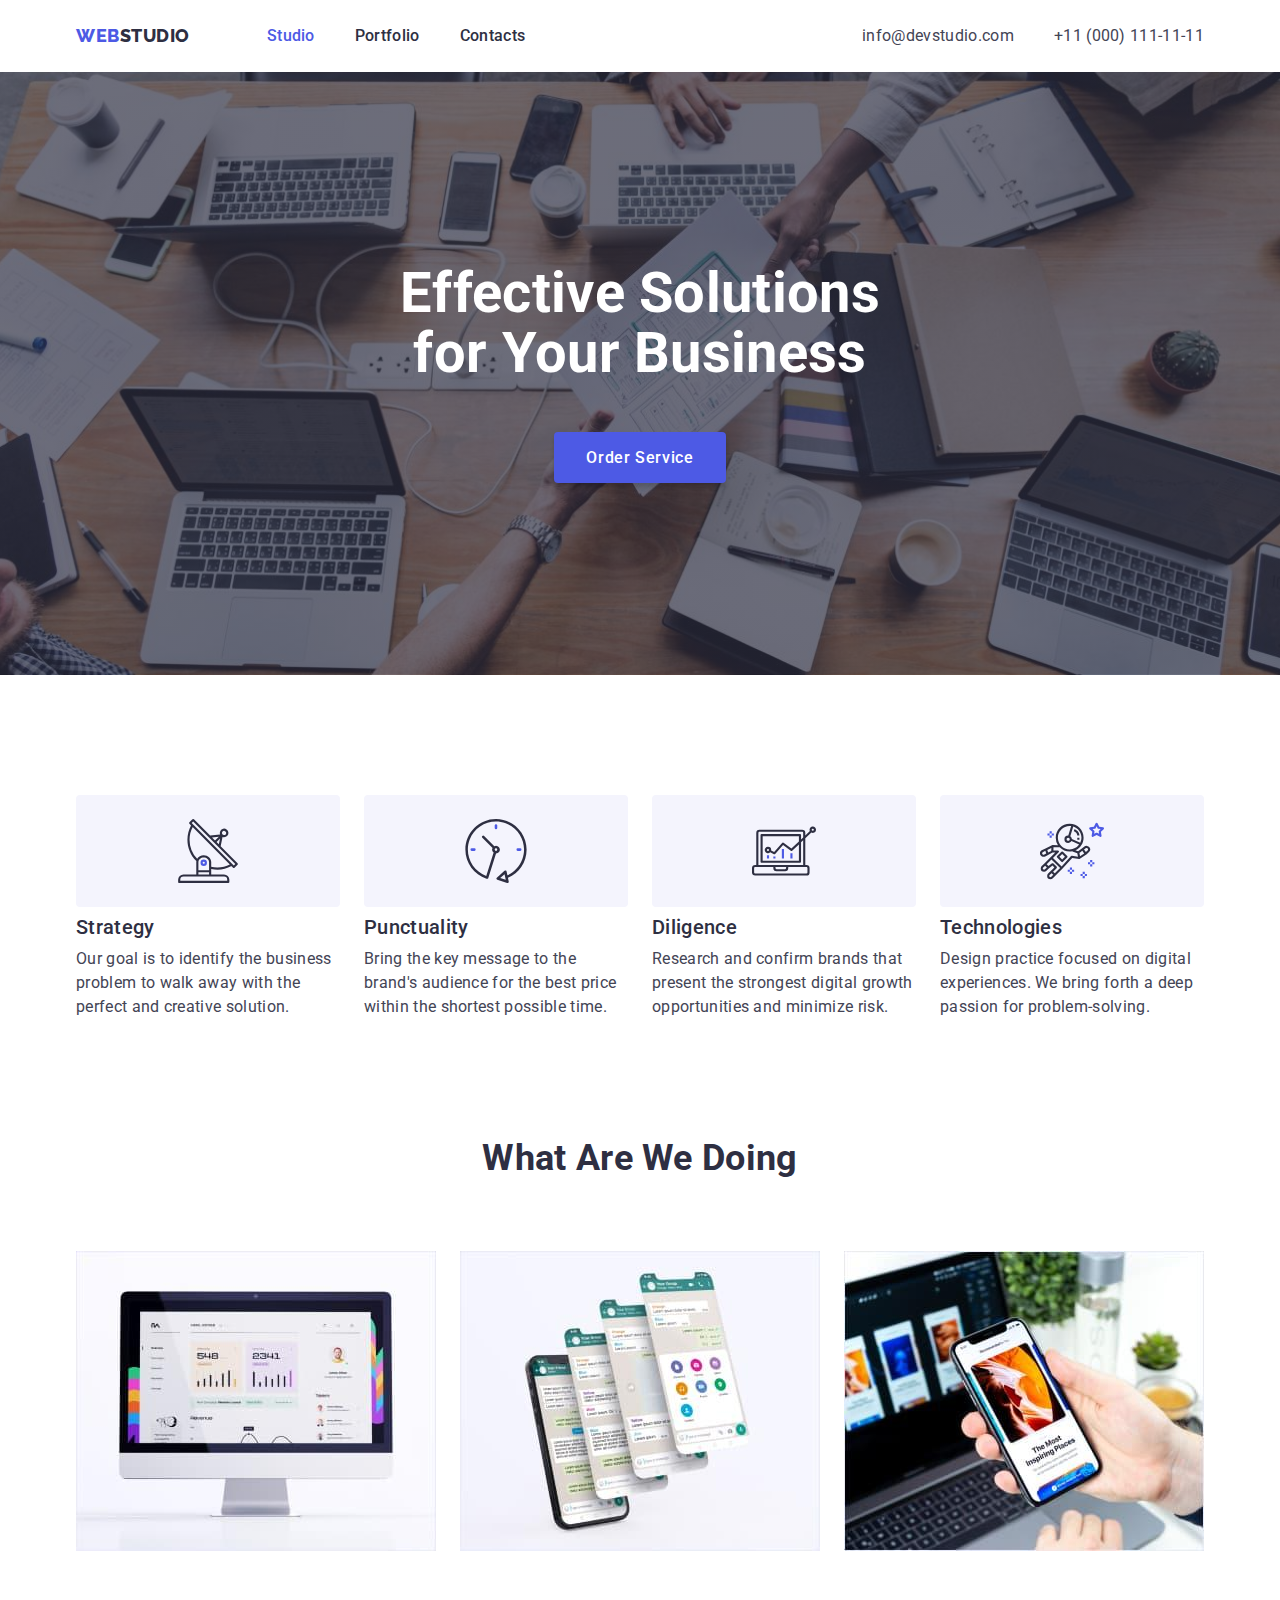
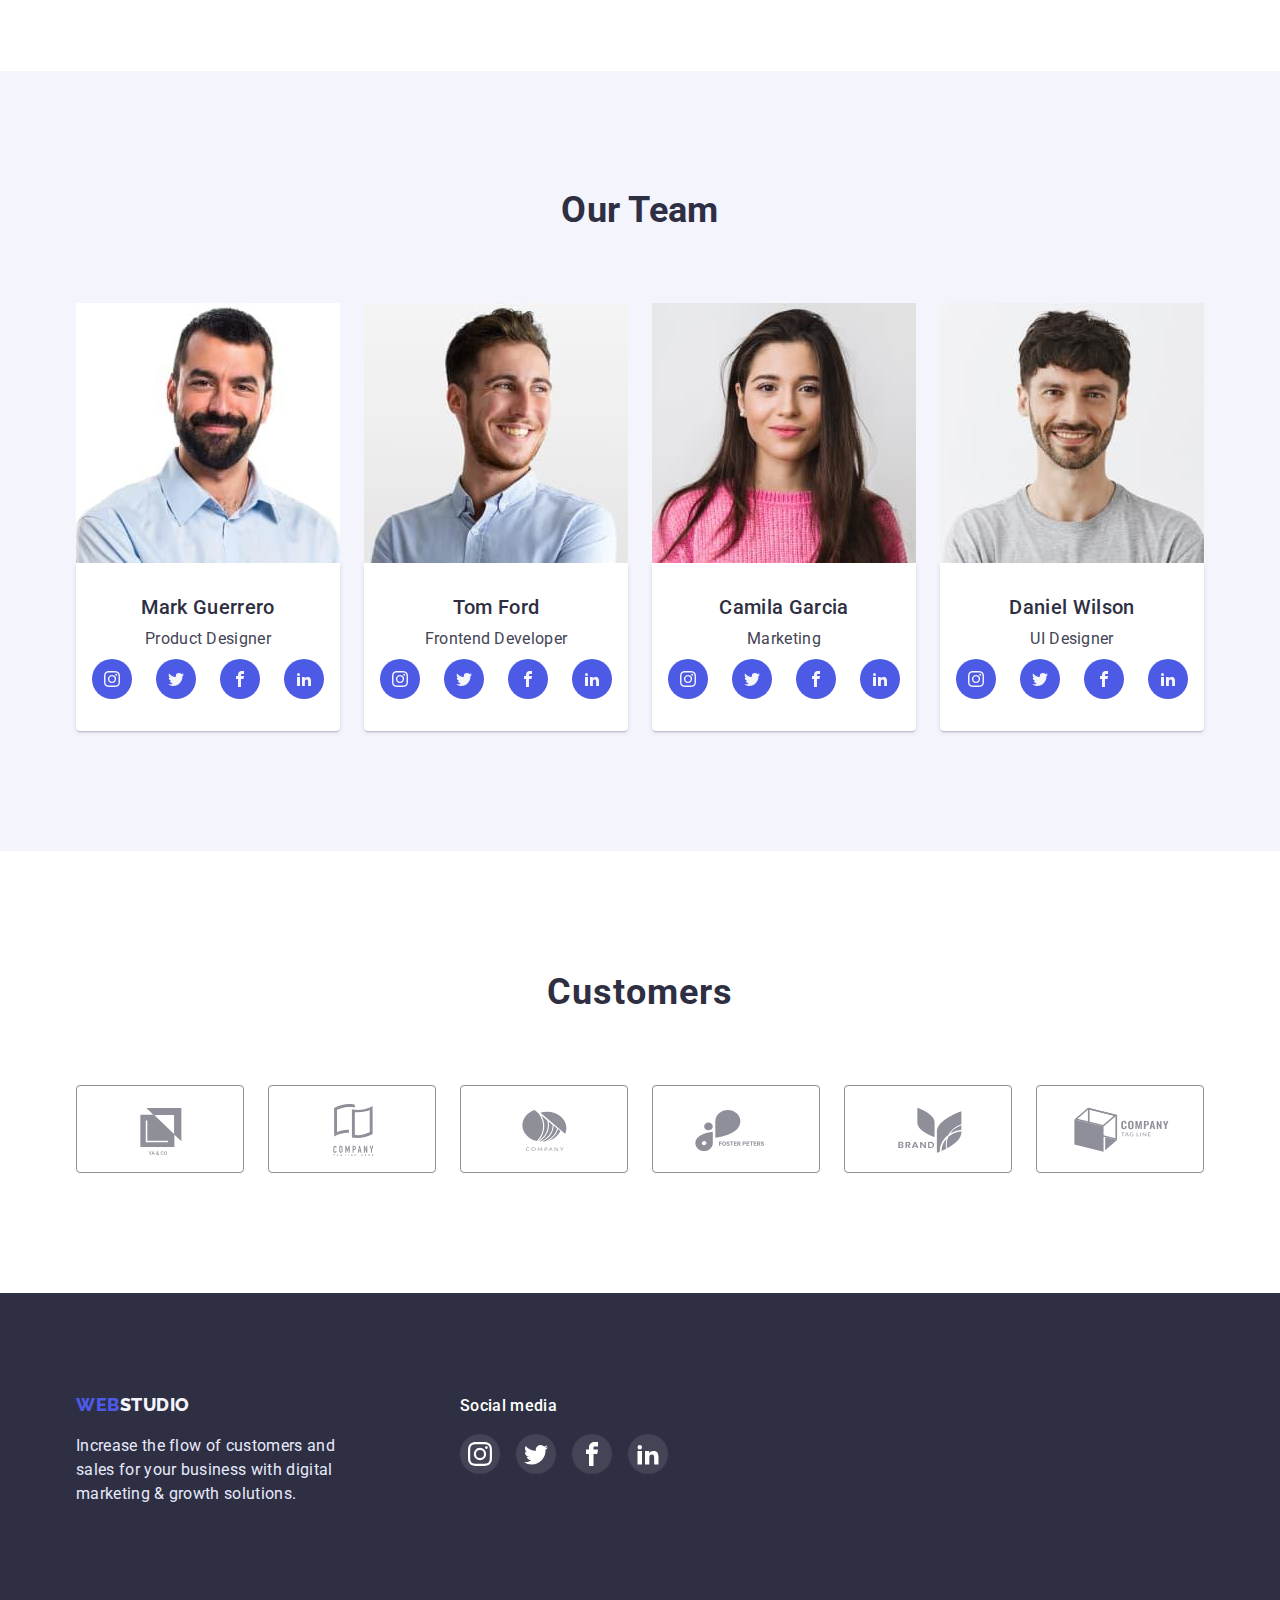
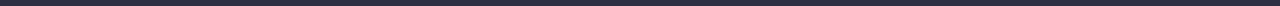
<file: index.html>
<!DOCTYPE html>
<html lang="en">
  <head>
    <meta charset="UTF-8" />
    <meta http-equiv="X-UA-Compatible" content="IE=edge" />
    <meta name="viewport" content="width=device-width, initial-scale=1.0" />
    <link rel="preconnect" href="https://fonts.googleapis.com" />
    <link rel="preconnect" href="https://fonts.gstatic.com" crossorigin />
    <link
      href="https://fonts.googleapis.com/css2?family=Raleway:wght@800&family=Roboto:wght@400;500;700;900&display=swap"
      rel="stylesheet"
    />
    <link
      rel="stylesheet"
      href="https://cdnjs.cloudflare.com/ajax/libs/modern-normalize/1.0.0/modern-normalize.min.css"
    />
    <title>Studio</title>
    <link rel="stylesheet" href="./css/styles.css" />
  </head>

  <body>
    <!-- topline -->
    <header class="page-header">
      <div class="header-container container">
        <nav class="header-nav">
          <a class="logo-item" href="./index.html">
            web<span class="header-logo">studio</span>
          </a>
          <ul class="nav-items list-hidden">
            <li class="nav-list">
              <a class="nav-item current" href="./index.html">Studio</a>
            </li>
            <li class="nav-list">
              <a class="nav-item" href="./portfolio.html">Portfolio</a>
            </li>
            <li class="nav-list"><a class="nav-item" href="#">Contacts</a></li>
          </ul>
        </nav>
        <ul class="contact-items list-hidden">
          <li class="contact-list">
            <a class="contact-item" href="mailto:info@devstudio.com">
              info@devstudio.com
            </a>
          </li>
          <li class="contact-list">
            <a class="contact-item" href="tel:+11(000)111-11-11">
              +11 (000) 111-11-11
            </a>
          </li>
        </ul>
      </div>
    </header>

    <main>
      <!-- hero -->
      <section class="hero">
        <h1 class="hero-title">Effective Solutions for Your Business</h1>
        <button class="hero-button" type="button">Order Service</button>
      </section>
      <!-- section features -->
      <section class="section">
        <div class="container">
          <h2 class="visually-hidden">Features</h2>
          <ul class="features list-hidden">
            <li class="list">
              <div class="icons">
                <svg class="icon">
                  <use href="./images/icons.svg#icon-antenna"></use>
                </svg>
              </div>
              <h3 class="container-title">Strategy</h3>
              <p>
                Our goal is to identify the business problem to walk away with
                the perfect and creative solution.
              </p>
            </li>
            <li class="list">
              <div class="icons">
                <svg class="icon">
                  <use href="./images/icons.svg#icon-clock"></use>
                </svg>
              </div>
              <h3 class="container-title">Punctuality</h3>
              <p>
                Bring the key message to the brand's audience for the best price
                within the shortest possible time.
              </p>
            </li>
            <li class="list">
              <div class="icons">
                <svg class="icon">
                  <use href="./images/icons.svg#icon-diagram"></use>
                </svg>
              </div>
              <h3 class="container-title">Diligence</h3>
              <p>
                Research and confirm brands that present the strongest digital
                growth opportunities and minimize risk.
              </p>
            </li>
            <li class="list">
              <div class="icons">
                <svg class="icon">
                  <use href="./images/icons.svg#icon-astronaut"></use>
                </svg>
              </div>
              <h3 class="container-title">Technologies</h3>
              <p>
                Design practice focused on digital experiences. We bring forth a
                deep passion for problem-solving.
              </p>
            </li>
          </ul>
        </div>
      </section>

      <!-- section work -->
      <section class="section">
        <div class="container">
          <h2 class="section-title">What are we doing</h2>
          <ul class="work list-hidden">
            <li class="work-list">
              <img
                src="./images/photo_project1.jpg"
                alt="desktop"
                width="360"
              />
            </li>
            <li class="work-list">
              <img src="./images/photo_project2.jpg" alt="phone" width="360" />
            </li>
            <li class="work-list">
              <img
                src="./images/photo_project3.jpg"
                alt="notebook"
                width="360"
              />
            </li>
          </ul>
        </div>
      </section>
      <!-- section team -->
      <section class="section-team section">
        <div class="container">
          <h2 class="section-title">Our team</h2>
          <ul class="team-list list-hidden">
            <li class="team-card">
              <img
                src="./images/team_img1.jpg"
                alt="Mark Guerrero"
                width="264"
              />
              <div class="card-item">
                <h3 class="container-title">Mark Guerrero</h3>
                <p>Product Designer</p>
                <ul class="team-social">
                  <li class="social-icons">
                    <a class="team-icon" href="">
                      <svg class="team-svg">
                        <use href="./images/icons.svg#icon-instagram"></use>
                      </svg>
                    </a>
                  </li>
                  <li class="social-icons">
                    <a class="team-icon" href="">
                      <svg class="team-svg">
                        <use href="./images/icons.svg#icon-twitter"></use>
                      </svg>
                    </a>
                  </li>
                  <li class="social-icons">
                    <a class="team-icon" href="">
                      <svg class="team-svg">
                        <use href="./images/icons.svg#icon-facebook"></use>
                      </svg>
                    </a>
                  </li>
                  <li class="social-icons">
                    <a class="team-icon" href="">
                      <svg class="team-svg">
                        <use href="./images/icons.svg#icon-linkedin"></use>
                      </svg>
                    </a>
                  </li>
                </ul>
              </div>
            </li>
            <li class="team-card">
              <img src="./images/team_img2.jpg" alt="Tom Ford" width="264" />
              <div class="card-item">
                <h3 class="container-title">Tom Ford</h3>
                <p>Frontend Developer</p>
                <ul class="team-social">
                  <li class="social-icons">
                    <a class="team-icon" href="">
                      <svg class="team-svg">
                        <use href="./images/icons.svg#icon-instagram"></use>
                      </svg>
                    </a>
                  </li>
                  <li class="social-icons">
                    <a class="team-icon" href="">
                      <svg class="team-svg">
                        <use href="./images/icons.svg#icon-twitter"></use>
                      </svg>
                    </a>
                  </li>
                  <li class="social-icons">
                    <a class="team-icon" href="">
                      <svg class="team-svg">
                        <use href="./images/icons.svg#icon-facebook"></use>
                      </svg>
                    </a>
                  </li>
                  <li class="social-icons">
                    <a class="team-icon" href="">
                      <svg class="team-svg">
                        <use href="./images/icons.svg#icon-linkedin"></use>
                      </svg>
                    </a>
                  </li>
                </ul>
              </div>
            </li>
            <li class="team-card">
              <img
                src="./images/team_img3.jpg"
                alt="Camila Garcia"
                width="264"
              />
              <div class="card-item">
                <h3 class="container-title">Camila Garcia</h3>
                <p>Marketing</p>
                <ul class="team-social">
                  <li class="social-icons">
                    <a class="team-icon" href="">
                      <svg class="team-svg">
                        <use href="./images/icons.svg#icon-instagram"></use>
                      </svg>
                    </a>
                  </li>
                  <li class="social-icons">
                    <a class="team-icon" href="">
                      <svg class="team-svg">
                        <use href="./images/icons.svg#icon-twitter"></use>
                      </svg>
                    </a>
                  </li>
                  <li class="social-icons">
                    <a class="team-icon" href="">
                      <svg class="team-svg">
                        <use href="./images/icons.svg#icon-facebook"></use>
                      </svg>
                    </a>
                  </li>
                  <li class="social-icons">
                    <a class="team-icon" href="">
                      <svg class="team-svg">
                        <use href="./images/icons.svg#icon-linkedin"></use>
                      </svg>
                    </a>
                  </li>
                </ul>
              </div>
            </li>
            <li class="team-card">
              <img
                src="./images/team_img4.jpg"
                alt="Daniel Wilson"
                width="264"
              />
              <div class="card-item">
                <h3 class="container-title">Daniel Wilson</h3>
                <p>UI Designer</p>
                <ul class="team-social">
                  <li class="social-icons">
                    <a class="team-icon" href="">
                      <svg class="team-svg">
                        <use href="./images/icons.svg#icon-instagram"></use>
                      </svg>
                    </a>
                  </li>
                  <li class="social-icons">
                    <a class="team-icon" href="">
                      <svg class="team-svg">
                        <use href="./images/icons.svg#icon-twitter"></use>
                      </svg>
                    </a>
                  </li>
                  <li class="social-icons">
                    <a class="team-icon" href="">
                      <svg class="team-svg">
                        <use href="./images/icons.svg#icon-facebook"></use>
                      </svg>
                    </a>
                  </li>
                  <li class="social-icons">
                    <a class="team-icon" href="">
                      <svg class="team-svg">
                        <use href="./images/icons.svg#icon-linkedin"></use>
                      </svg>
                    </a>
                  </li>
                </ul>
              </div>
            </li>
          </ul>
        </div>
      </section>
      <!-- Customers -->
      <section class="section">
        <div class="container">
          <h2 class="customers-title">Customers</h2>
          <ul class="customers">
            <li class="svg-icons">
              <a class="icon-list" href="">
                <svg class="icon-svg">
                  <use href="./images/icons.svg#icon-logo1"></use>
                </svg>
              </a>
            </li>
            <li class="svg-icons">
              <a class="icon-list" href="">
                <svg class="icon-svg">
                  <use href="./images/icons.svg#icon-logo2"></use>
                </svg>
              </a>
            </li>
            <li class="svg-icons">
              <a class="icon-list" href="">
                <svg class="icon-svg">
                  <use href="./images/icons.svg#icon-logo3"></use>
                </svg>
              </a>
            </li>
            <li class="svg-icons">
              <a class="icon-list" href="">
                <svg class="icon-svg">
                  <use href="./images/icons.svg#icon-logo4"></use>
                </svg>
              </a>
            </li>
            <li class="svg-icons">
              <a class="icon-list" href="">
                <svg class="icon-svg">
                  <use href="./images/icons.svg#icon-logo5"></use>
                </svg>
              </a>
            </li>
            <li class="svg-icons">
              <a class="icon-list" href="">
                <svg class="icon-svg">
                  <use href="./images/icons.svg#icon-logo6"></use>
                </svg>
              </a>
            </li>
          </ul>
        </div>
      </section>
    </main>
    <!-- footer -->
    <footer class="page-footer">
      <div class="container">
        <div class="footer-items">
          <a class="logo-item" href="./index.html">
            web<span class="footer-logo">studio</span>
          </a>
          <p class="text-footer">
            Increase the flow of customers and sales for your business with
            digital marketing & growth solutions.
          </p>
        </div>
        <div class="footer-media">
          <h3 class="social-title">Social media</h3>
          <ul class="social-items">
            <li class="svg-items">
              <a class="item-link" href="">
                <svg class="media-svg">
                  <use href="./images/icons.svg#icon-instagram"></use>
                </svg>
              </a>
            </li>
            <li class="svg-items">
              <a class="item-link" href="">
                <svg class="media-svg">
                  <use href="./images/icons.svg#icon-twitter"></use>
                </svg>
              </a>
            </li>
            <li class="svg-items">
              <a class="item-link" href="">
                <svg class="media-svg">
                  <use href="./images/icons.svg#icon-facebook"></use>
                </svg>
              </a>
            </li>
            <li class="svg-items">
              <a class="item-link" href="">
                <svg class="media-svg">
                  <use href="./images/icons.svg#icon-linkedin"></use>
                </svg>
              </a>
            </li>
          </ul>
        </div>
      </div>
    </footer>
  </body>
</html>
</file>
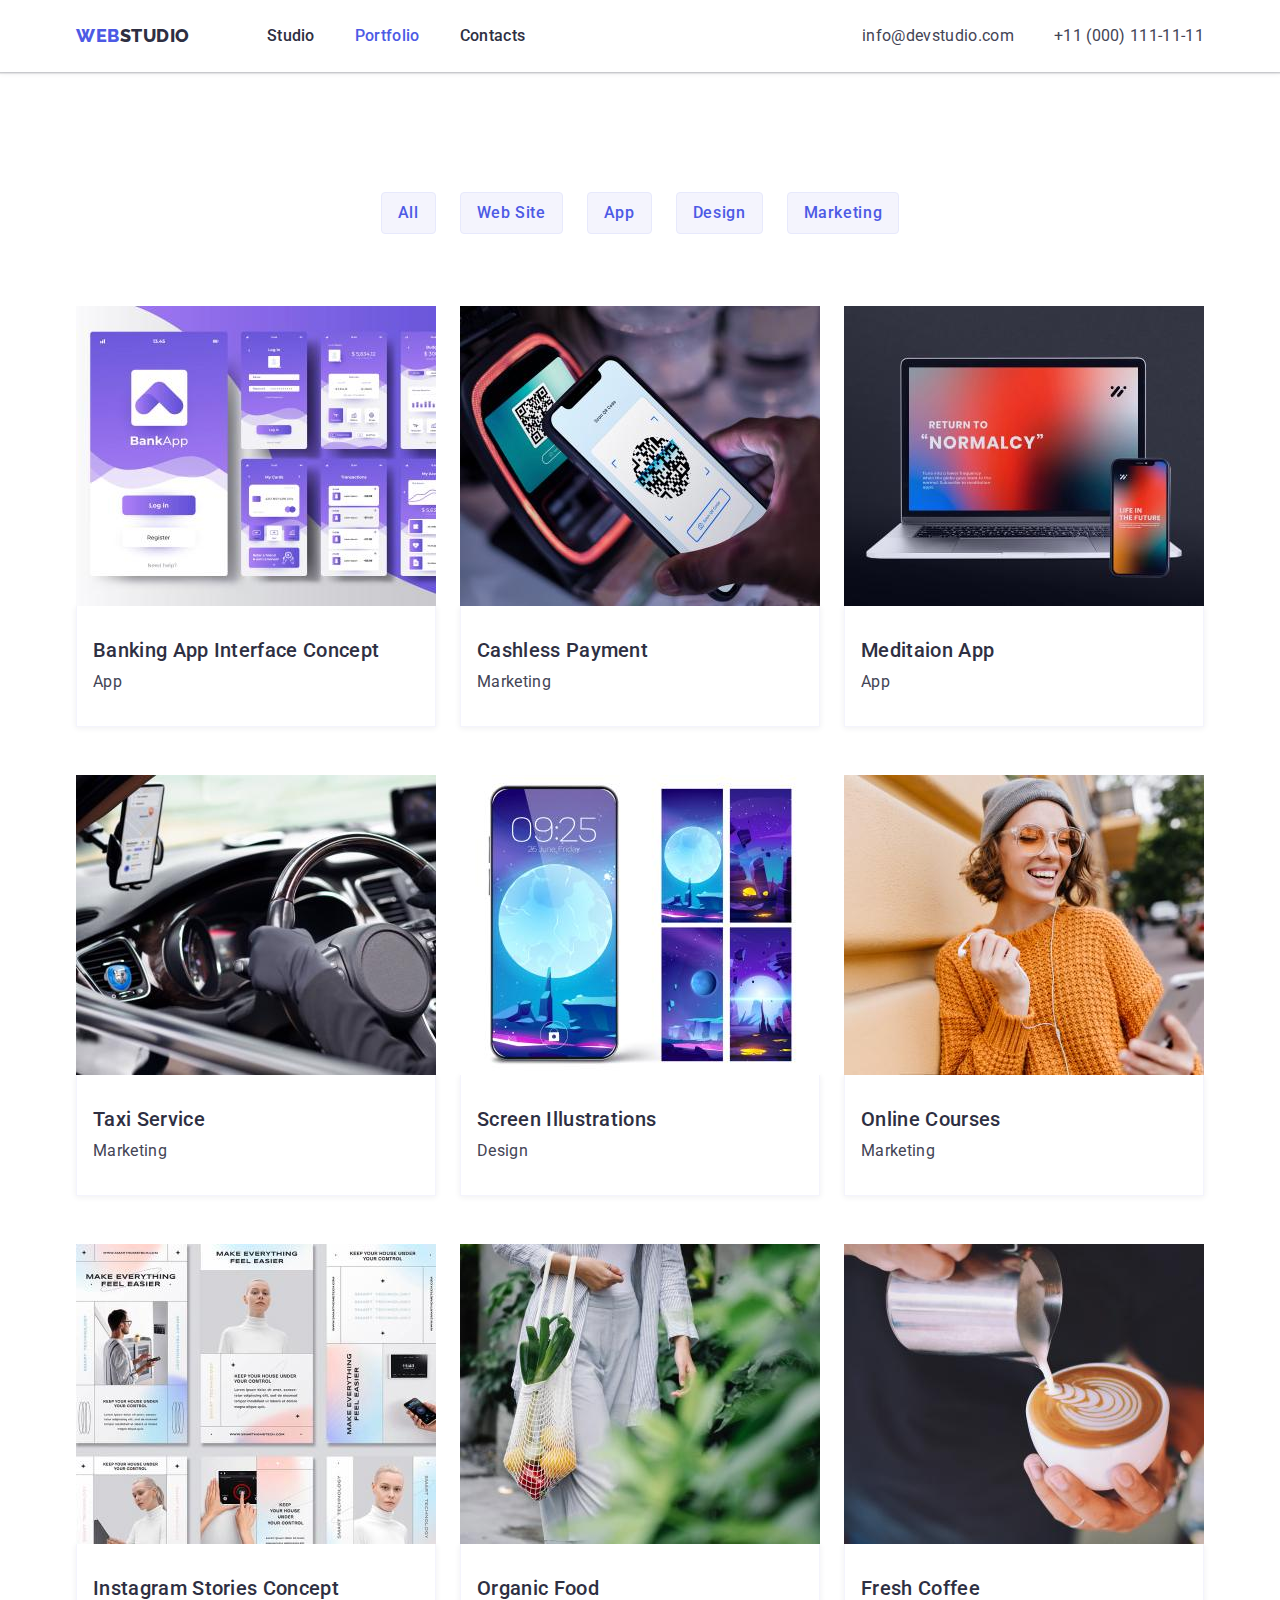
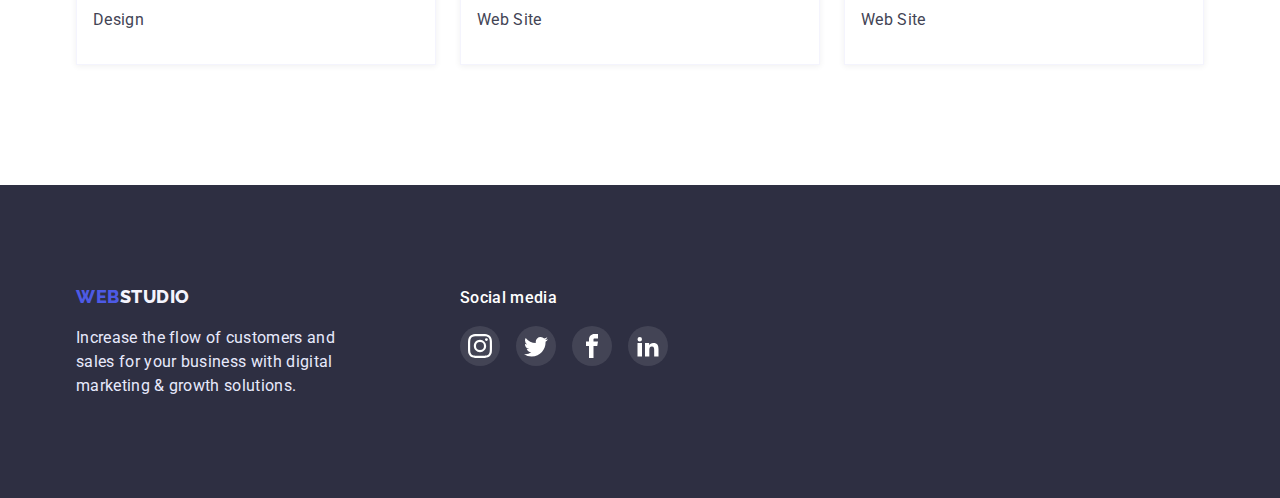
<file: portfolio.html>
<!DOCTYPE html>
<html lang="en">
  <head>
    <meta charset="UTF-8" />
    <meta http-equiv="X-UA-Compatible" content="IE=edge" />
    <meta name="viewport" content="width=device-width, initial-scale=1.0" />
    <link rel="preconnect" href="https://fonts.googleapis.com" />
    <link rel="preconnect" href="https://fonts.gstatic.com" crossorigin />
    <link
      href="https://fonts.googleapis.com/css2?family=Raleway:wght@800&family=Roboto:wght@400;500;700;900&display=swap"
      rel="stylesheet"
    />
    <link
      rel="stylesheet"
      href="https://cdnjs.cloudflare.com/ajax/libs/modern-normalize/1.0.0/modern-normalize.min.css"
    />
    <title>Portfolio</title>
    <link rel="stylesheet" href="./css/styles.css" />
  </head>

  <body>
    <!-- topline -->
    <header class="page-header">
      <div class="header-container container">
        <nav class="header-nav">
          <a class="logo-item" href="./index.html">
            web<span class="header-logo">studio</span>
          </a>
          <ul class="nav-items list-hidden">
            <li class="nav-list">
              <a class="nav-item" href="./index.html">Studio</a>
            </li>
            <li class="nav-list">
              <a class="nav-item current" href="./portfolio.html">Portfolio</a>
            </li>
            <li class="nav-list"><a class="nav-item" href="#">Contacts</a></li>
          </ul>
        </nav>
        <ul class="contact-items list-hidden">
          <li class="contact-list">
            <a class="contact-item" href="mailto:info@devstudio.com">
              info@devstudio.com
            </a>
          </li>
          <li class="contact-list">
            <a class="contact-item" href="tel:+11(000)111-11-11">
              +11 (000) 111-11-11
            </a>
          </li>
        </ul>
      </div>
    </header>
    <main>
      <section class="section">
        <div class="container">
          <h1 class="visually-hidden">Portfolio</h1>
          <ul class="list-hidden buttons">
            <!-- section-buttons -->
            <li class="button-item">
              <button class="button" type="button">All</button>
            </li>
            <li class="button-item">
              <button class="button" type="button">Web Site</button>
            </li>
            <li class="button-item">
              <button class="button" type="button">App</button>
            </li>
            <li class="button-item">
              <button class="button" type="button">Design</button>
            </li>
            <li class="button-item">
              <button class="button" type="button">Marketing</button>
            </li>
          </ul>
          <h2 class="visually-hidden">Project</h2>
          <!-- row1 -->
          <ul class="project-items list-hidden">
            <li>
              <a class="project-item" href="">
                <img src="./images/img1.jpg" alt="Banking App" width="360" />
                <div class="card-content">
                  <h3 class="container-title">Banking App Interface Concept</h3>
                  <p>App</p>
                </div>
              </a>
            </li>
            <li>
              <a class="project-item" href="">
                <img
                  src="./images/img2.jpg"
                  alt="Cashless Payment"
                  width="360"
                />
                <div class="card-content">
                  <h3 class="container-title">Cashless Payment</h3>
                  <p>Marketing</p>
                </div>
              </a>
            </li>
            <li>
              <a class="project-item" href="">
                <img src="./images/img3.jpg" alt="Meditaion App" width="360" />
                <div class="card-content">
                  <h3 class="container-title">Meditaion App</h3>
                  <p>App</p>
                </div>
              </a>
            </li>
            <!-- row2 -->
            <li>
              <a class="project-item" href="">
                <img src="./images/img4.jpg" alt="Taxi Service" width="360" />
                <div class="card-content">
                  <h3 class="container-title">Taxi Service</h3>
                  <p>Marketing</p>
                </div>
              </a>
            </li>
            <li>
              <a class="project-item" href="">
                <img
                  src="./images/img5.jpg"
                  alt="Screen Illustrations"
                  width="360"
                />
                <div class="card-content">
                  <h3 class="container-title">Screen Illustrations</h3>
                  <p>Design</p>
                </div>
              </a>
            </li>
            <li>
              <a class="project-item" href="">
                <img src="./images/img6.jpg" alt="Online Courses" width="360" />
                <div class="card-content">
                  <h3 class="container-title">Online Courses</h3>
                  <p>Marketing</p>
                </div>
              </a>
            </li>
            <!-- row3 -->
            <li>
              <a class="project-item" href="">
                <img
                  src="./images/img7.jpg"
                  alt="Instagram Stories"
                  width="360"
                />
                <div class="card-content">
                  <h3 class="container-title">Instagram Stories Concept</h3>
                  <p>Design</p>
                </div>
              </a>
            </li>
            <li>
              <a class="project-item" href="">
                <img src="./images/img8.jpg" alt="Organic Food" width="360" />
                <div class="card-content">
                  <h3 class="container-title">Organic Food</h3>
                  <p>Web Site</p>
                </div>
              </a>
            </li>
            <li>
              <a class="project-item" href="">
                <img src="./images/img9.jpg" alt="Fresh Coffee" width="360" />
                <div class="card-content">
                  <h3 class="container-title">Fresh Coffee</h3>
                  <p>Web Site</p>
                </div>
              </a>
            </li>
          </ul>
        </div>
      </section>
    </main>
    <!-- footer -->
    <footer class="page-footer">
      <div class="container">
        <div class="footer-items">
          <a class="logo-item" href="./index.html">
            web<span class="footer-logo">studio</span>
          </a>
          <p class="text-footer">
            Increase the flow of customers and sales for your business with
            digital marketing & growth solutions.
          </p>
        </div>
        <div class="footer-media">
          <h3 class="social-title">Social media</h3>
          <ul class="social-items">
            <li class="svg-items">
              <a class="item-link" href="">
                <svg class="media-svg">
                  <use href="./images/icons.svg#icon-instagram"></use>
                </svg>
              </a>
            </li>
            <li class="svg-items">
              <a class="item-link" href="">
                <svg class="media-svg">
                  <use href="./images/icons.svg#icon-twitter"></use>
                </svg>
              </a>
            </li>
            <li class="svg-items">
              <a class="item-link" href="">
                <svg class="media-svg">
                  <use href="./images/icons.svg#icon-facebook"></use>
                </svg>
              </a>
            </li>
            <li class="svg-items">
              <a class="item-link" href="">
                <svg class="media-svg">
                  <use href="./images/icons.svg#icon-linkedin"></use>
                </svg>
              </a>
            </li>
          </ul>
        </div>
      </div>
    </footer>
  </body>
</html>
</file>
<file: css/styles.css>
html {
  box-sizing: border-box;
  padding: 0;
  margin: 0;
}
*,
*::before,
*::after {
  box-sizing: inherit;
}
:root {
  --primary-brand-color: #4d5ae5;
  --primary-header-color: #2e2f42;
  --primary-success-color: #31d0aa;
  --primary-text-color: #434455;
  --primary-subtle-color: #8e8f99;
  --primary-cloud-color: #f4f4fd;
  --primary-accent-color: #e7e9fc;
  --primary-bg-color: #ffffff;
}
.list-hidden {
  padding: 0;
  margin: 0;
  list-style: none;
}
.visually-hidden {
  position: absolute;
  white-space: nowrap;
  width: 1px;
  height: 1px;
  overflow: hidden;
  border: 0;
  padding: 0;
  clip: rect(0 0 0 0);
  clip-path: inset(50%);
  margin: -1px;
}
body {
  background-color: var(--primary-bg-color);
  color: var(--primary-text-color);
  font-family: "Roboto", sans-serif;
  font-size: 16px;
  line-height: 1.5;
  letter-spacing: 0.02em;
}
body,
p,
h2,
h3,
ul {
  list-style: none;
  margin: 0;
  padding-left: 0;
}
img {
  display: block;
  max-width: 100%;
}

/* logo */
.logo-item {
  color: var(--primary-brand-color);

  font-family: "Raleway", sans-serif;
  font-weight: 800;
  font-size: 18px;
  line-height: 1.33;
  letter-spacing: 0.03em;
  text-transform: uppercase;
  text-decoration: none;
}
.header-logo {
  color: var(--primary-header-color);
  margin-right: 77px;
}
.footer-logo {
  color: var(--primary-cloud-color);
}

/* container */
.container {
  width: 1158px;
  padding-left: 15px;
  padding-right: 15px;
  margin-left: auto;
  margin-right: auto;
}
/* section */
.section {
  padding-top: 120px;
  padding-bottom: 120px;
}
.section:nth-child(2) {
  padding-bottom: 0;
}
/* titles */
.section-title {
  color: var(--primary-header-color);
  font-weight: 700;
  font-size: 36px;
  line-height: 1.11;
  text-align: center;
  text-transform: capitalize;

  margin-bottom: 72px;
}
.container-title {
  color: var(--primary-header-color);
  font-weight: 500;
  font-size: 20px;
  line-height: 1.2;

  margin-bottom: 8px;
}

/* top-line */
.page-header {
  color: var(--primary-header-color);
  box-shadow: 0px 2px 1px rgba(46, 47, 66, 0.08),
    0px 1px 1px rgba(46, 47, 66, 0.16), 0px 1px 6px rgba(46, 47, 66, 0.08);
}
.header-container {
  display: flex;
}
.header-nav,
.contact-items {
  display: flex;
  align-items: center;
}
.nav-items,
.contact-items {
  display: flex;
  align-items: center;
  padding: 0px;
  gap: 40px;
}
.contact-items {
  margin-left: auto;
}
.nav-item,
.contact-item,
.project-item {
  text-decoration: none;
}
.contact-item {
  color: var(--primary-text-color);
  letter-spacing: 0.02em;
}
.nav-item {
  color: var(--primary-header-color);
  font-weight: 500;
  display: block;
  padding-top: 24px;
  padding-bottom: 24px;
}
.nav-item:hover,
.contact-item:hover {
  color: var(--primary-text-color);
}
.nav-item:focus,
.contact-item:focus,
.current {
  color: var(--primary-brand-color);
}

/* hero */
.hero {
  background-size: cover;
  background-position: center;
  background-image: linear-gradient(
      to right,
      rgba(46, 47, 66, 0.7),
      rgba(46, 47, 66, 0.7)
    ),
    url(../images/people-office.jpg);

  max-width: 1600px;
  text-align: center;
  padding-bottom: 192px;
  padding-top: 192px;
  margin-left: auto;
  margin-right: auto;
}
.hero-title {
  color: var(--primary-bg-color);
  font-weight: 700;
  font-size: 56px;
  line-height: 1.07;
  max-width: 496px;
  margin-bottom: 48px;
  margin-top: 0;
  margin-left: auto;
  margin-right: auto;
}
.hero-button {
  background-color: var(--primary-brand-color);
  color: var(--primary-bg-color);
  font-weight: 500;
  font-size: 16px;
  line-height: 1.19;
  letter-spacing: 0.04em;
  cursor: pointer;

  padding: 16px 32px;
  border-radius: 4px;
  border: none;
  box-shadow: 0px 4px 4px rgba(0, 0, 0, 0.15);
}
.hero-button:hover {
  background: var(--primary-brand-color);
  box-shadow: 0px 1px 6px rgba(46, 47, 66, 0.08),
    0px 1px 1px rgba(46, 47, 66, 0.16), 0px 2px 1px rgba(46, 47, 66, 0.08);
  border-radius: 4px;
}

/* features */
.features {
  display: flex;
}
.list {
  max-width: 264px;
  gap: 8px;
  margin-right: 24px;
}
.list:last-child {
  margin-right: 0;
}
.icons {
  display: flex;
  justify-content: center;
  align-items: center;

  height: 112px;
  background-color: var(--primary-cloud-color);
  border-radius: 4px;
  margin-bottom: 8px;
}
.icon {
  width: 64px;
  height: 64px;
}

/* work */
.work {
  display: flex;
}
.work-list {
  margin-right: 24px;
}
.work-list:last-child {
  margin-right: 0;
}

/* team */
.section-team {
  background-color: var(--primary-cloud-color);
}
.team-list {
  display: flex;
  gap: 24px;
}
.team-card {
  background-color: var(--primary-bg-color);
}
.card-item {
  text-align: center;
  padding: 32px 16px;
  box-shadow: 0px 1px 6px rgba(46, 47, 66, 0.08),
    0px 1px 1px rgba(46, 47, 66, 0.16), 0px 2px 1px rgba(46, 47, 66, 0.08);
  border-radius: 0px 0px 4px 4px;
}
/* team-social */
.team-social {
  display: flex;
  justify-content: center;
  gap: 24px;
  margin-top: 8px;
}
.team-icon .team-svg {
  width: 40px;
  height: 40px;
  padding: 12px;
  fill: var(--primary-cloud-color);
}
.team-icon {
  display: flex;
  justify-content: center;
  align-items: center;
  border-radius: 50%;
  background-color: var(--primary-brand-color);
}
.team-icon:hover,
.team-icon:focus {
  background-color: var(--primary-success-color);
}

/* customers */
.customers-title {
  font-family: inherit;
  color: var(--primary-header-color);
  font-weight: 700;
  font-size: 36px;
  line-height: 1.17;
  text-align: center;
  letter-spacing: 0.03em;

  margin-bottom: 72px;
}
.customers {
  display: flex;
  gap: 24px;
}
.svg-icons {
  display: flex;
  justify-content: center;
  width: 100%;
}
.icon-list {
  display: flex;
  justify-content: center;
  align-items: center;

  width: 100%;
  height: 88px;
  border: 1px solid var(--primary-subtle-color);
  border-radius: 4px;
}
.icon-svg {
  width: 104px;
  height: 56px;
  fill: var(--primary-subtle-color);
}
.icon-list:hover,
.icon-list:focus {
  fill: var(--primary-brand-color);
  border: 1px solid var(--primary-brand-color);
}
.icon-list:hover .icon-svg,
.icon-list:focus .icon-svg {
  fill: var(--primary-brand-color);
}

/* footer */
.page-footer {
  background-color: var(--primary-header-color);
  padding-top: 100px;
  padding-bottom: 100px;
}
.page-footer .container {
  display: flex;
  align-items: baseline;
}
.footer-media {
  margin-left: 120px;
  display: flex;
  flex-direction: column;
}
.text-footer {
  max-width: 264px;
  color: var(--primary-accent-color);
  margin-top: 16px;
}

/* media */
.social-title {
  font-family: inherit;
  color: var(--primary-bg-color);
  font-weight: 500;
  font-size: 16px;
  line-height: 1.5;
  letter-spacing: 0.02em;
  margin-bottom: 16px;
}
.social-items {
  display: flex;
  gap: 16px;
}
.media-svg {
  width: 40px;
  height: 40px;
  padding: 8px;
  fill: var(--primary-bg-color);
}
.item-link {
  display: flex;
  justify-content: center;
  align-items: center;
  border-radius: 50%;
  background-color: var(--primary-text-color);
}
.item-link:hover,
.item-link:focus {
  background-color: var(--primary-success-color);
}

/* portfolio */
/* buttons */
.buttons {
  display: flex;
  justify-content: center;
  gap: 24px;

  margin-bottom: 72px;
}
.button {
  background-color: var(--primary-cloud-color);
  color: var(--primary-brand-color);
  cursor: pointer;
  font-family: inherit;
  font-weight: 500;
  font-size: 16px;
  line-height: 1.5;
  letter-spacing: 0.04em;

  padding: 8px 16px;
  border: 1px solid var(--primary-accent-color);
  border-radius: 4px;
}

.button:hover,
.button:focus {
  background-color: var(--primary-brand-color);
  color: var(--primary-bg-color);

  border: 1px solid transparent;
  box-shadow: 0px 3px 1px rgba(0, 0, 0, 0.1), 0px 2px 1px rgba(0, 0, 0, 0.08),
    0px 2px 2px rgba(0, 0, 0, 0.12);
}
/* project-card */
.project-items {
  display: flex;
  flex-wrap: wrap;
  row-gap: 48px;
  column-gap: 24px;
}
.card-content {
  padding: 32px 16px;
  border-left: 0.5px solid var(--primary-cloud-color);
  border-right: 0.5px solid var(--primary-cloud-color);
  border-bottom: 0.5px solid var(--primary-cloud-color);
  box-shadow: 0px 1px 6px rgba(46, 47, 66, 0.08);
}
.project-item {
  color: var(--primary-text-color);
  display: block;
}
.project-item:hover,
.project-item:focus {
  box-shadow: 0px 1px 6px rgba(46, 47, 66, 0.08),
    0px 1px 1px rgba(46, 47, 66, 0.16), 0px 2px 1px rgba(46, 47, 66, 0.08);
}
</file>
